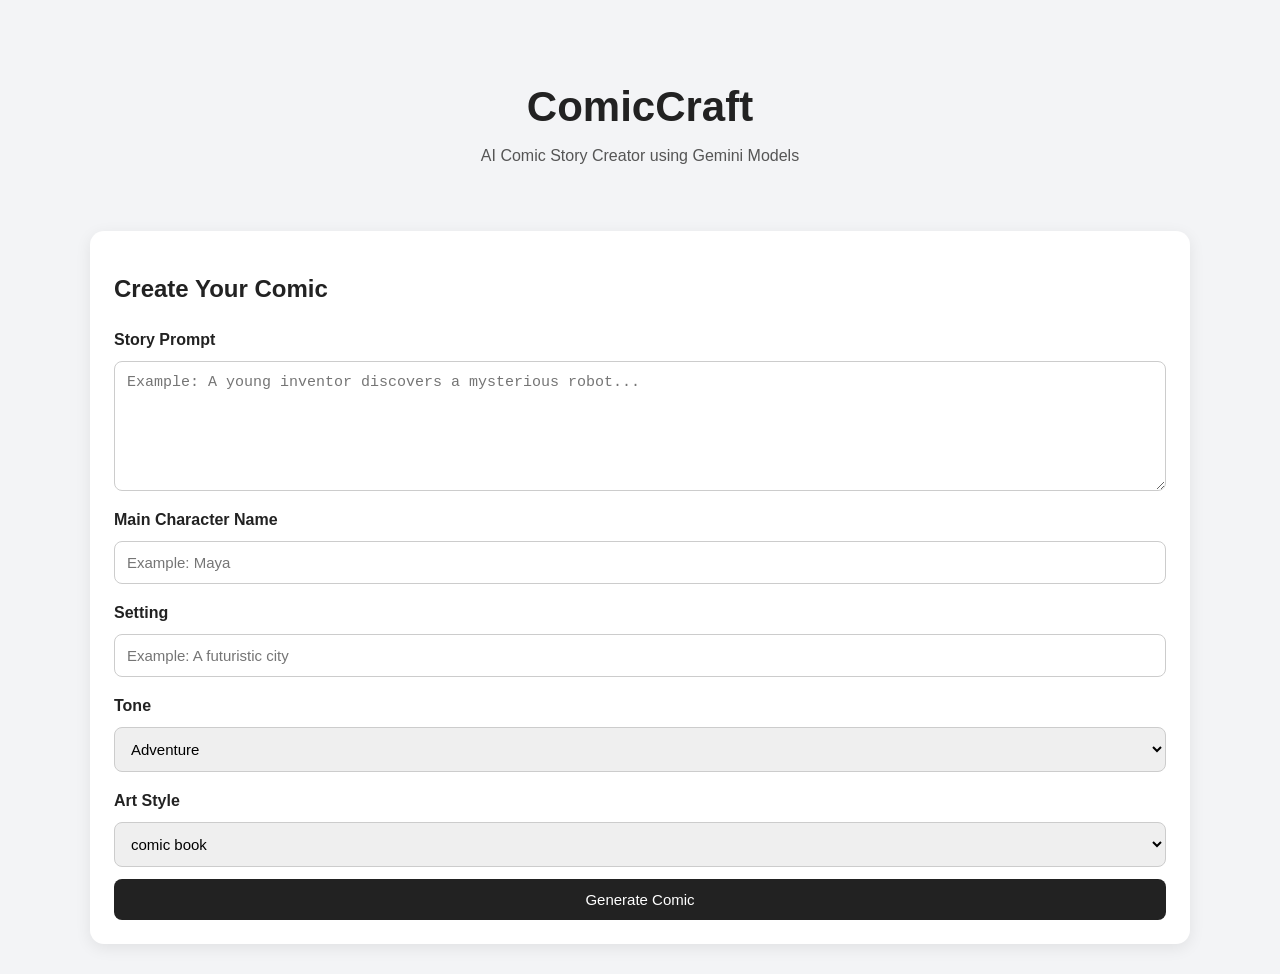
<file: templates/index.html>
<!DOCTYPE html>
<html lang="en">

<head>

    <meta charset="UTF-8">

    <meta
        name="viewport"
        content="width=device-width, initial-scale=1.0"
    >

    <title>ComicCraft</title>

    <link
        rel="stylesheet"
        href="/static/style.css"
    >

</head>

<body>

<div class="container">

    <div class="hero">

        <h1>ComicCraft</h1>

        <p>
            AI Comic Story Creator using Gemini Models
        </p>

    </div>


    <div class="card">

        <h2>Create Your Comic</h2>


        <form
            action="/generate"
            method="post"
        >

            <label>
                Story Prompt
            </label>

            <textarea
                name="prompt"
                required
                placeholder="Example: A young inventor discovers a mysterious robot..."
            ></textarea>


            <label>
                Main Character Name
            </label>

            <input
                type="text"
                name="character_name"
                required
                placeholder="Example: Maya"
            >


            <label>
                Setting
            </label>

            <input
                type="text"
                name="setting"
                required
                placeholder="Example: A futuristic city"
            >


            <label>
                Tone
            </label>

            <select name="tone">

                <option>
                    Adventure
                </option>

                <option>
                    Funny
                </option>

                <option>
                    Mystery
                </option>

                <option>
                    Fantasy
                </option>

                <option>
                    Science Fiction
                </option>

                <option>
                    Inspirational
                </option>

            </select>


            <label>
                Art Style
            </label>

            <select name="art_style">

                <option>
                    comic book
                </option>

                <option>
                    cartoon
                </option>

                <option>
                    manga
                </option>

                <option>
                    graphic novel
                </option>

                <option>
                    watercolor comic
                </option>

            </select>


            <button type="submit">
                Generate Comic
            </button>

        </form>

    </div>

</div>

</body>

</html>
</file>
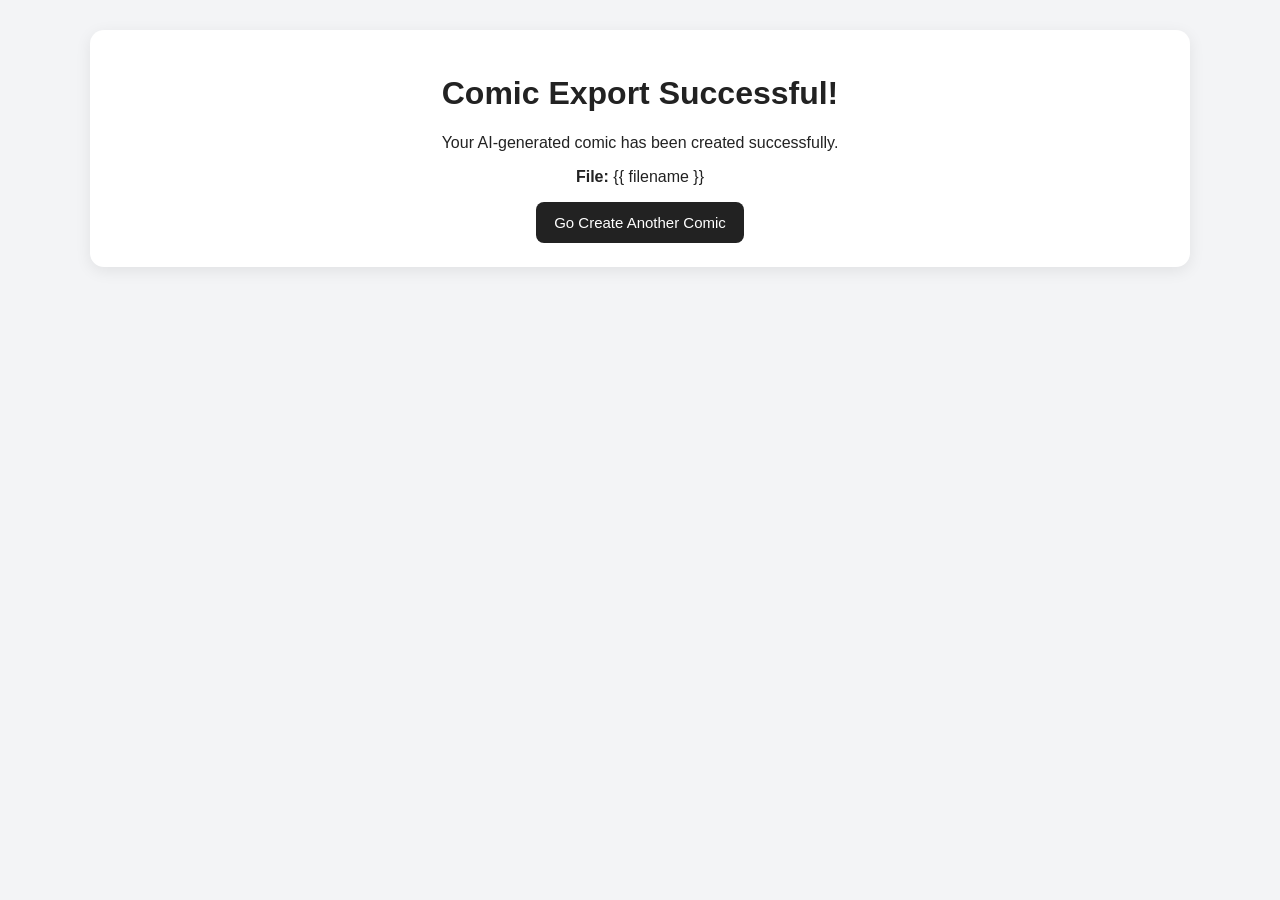
<file: templates/export_success.html>
<!DOCTYPE html>

<html lang="en">

<head>

    <meta charset="UTF-8">

    <meta
        name="viewport"
        content="width=device-width, initial-scale=1.0"
    >

    <title>
        Export Successful
    </title>

    <link
        rel="stylesheet"
        href="/static/style.css"
    >

</head>


<body>

<div class="container">

    <div class="success card">

        <h1>
            Comic Export Successful!
        </h1>


        <p>
            Your AI-generated comic
            has been created successfully.
        </p>


        <p>

            <strong>
                File:
            </strong>

            {{ filename }}

        </p>


        <a
            href="/create"
            class="button-link"
        >
            Go Create Another Comic
        </a>

    </div>

</div>

</body>

</html>
</file>
<file: static/style.css>
* {
    box-sizing: border-box;
}


body {

    margin: 0;

    font-family: Arial, sans-serif;

    background: #f3f4f6;

    color: #222;
}


.container {

    width: min(1100px, 92%);

    margin: 30px auto;
}


.hero {

    text-align: center;

    padding: 25px;

    margin-bottom: 25px;
}


.hero h1 {

    margin-bottom: 8px;

    font-size: 42px;
}


.hero p {

    color: #555;
}


.card,
.panel {

    background: white;

    border-radius: 14px;

    padding: 24px;

    box-shadow:
        0 4px 16px
        rgba(0, 0, 0, 0.08);
}


form {

    display: grid;

    gap: 12px;
}


label {

    font-weight: bold;

    margin-top: 8px;
}


textarea,
input,
select {

    width: 100%;

    padding: 12px;

    border:
        1px solid #ccc;

    border-radius: 8px;

    font-size: 15px;
}


textarea {

    min-height: 130px;

    resize: vertical;
}


button,
.button-link,
.secondary {

    display: inline-block;

    padding: 12px 18px;

    border: 0;

    border-radius: 8px;

    background: #222;

    color: white;

    text-decoration: none;

    cursor: pointer;

    font-size: 15px;
}


button:disabled {

    opacity: 0.6;

    cursor: wait;
}


.comic-grid {

    display: grid;

    grid-template-columns:
        repeat(
            auto-fit,
            minmax(280px, 1fr)
        );

    gap: 20px;
}


.panel img {

    width: 100%;

    border-radius: 8px;

    border:
        1px solid #ddd;
}


.panel h3 {

    margin-bottom: 8px;
}


.dialogue {

    padding: 10px;

    background: #f1f1f1;

    border-radius: 8px;
}


.actions {

    display: flex;

    gap: 12px;

    justify-content: center;

    margin: 30px 0;

    flex-wrap: wrap;
}


.secondary {

    background: #666;
}


.success {

    text-align: center;
}
</file>
